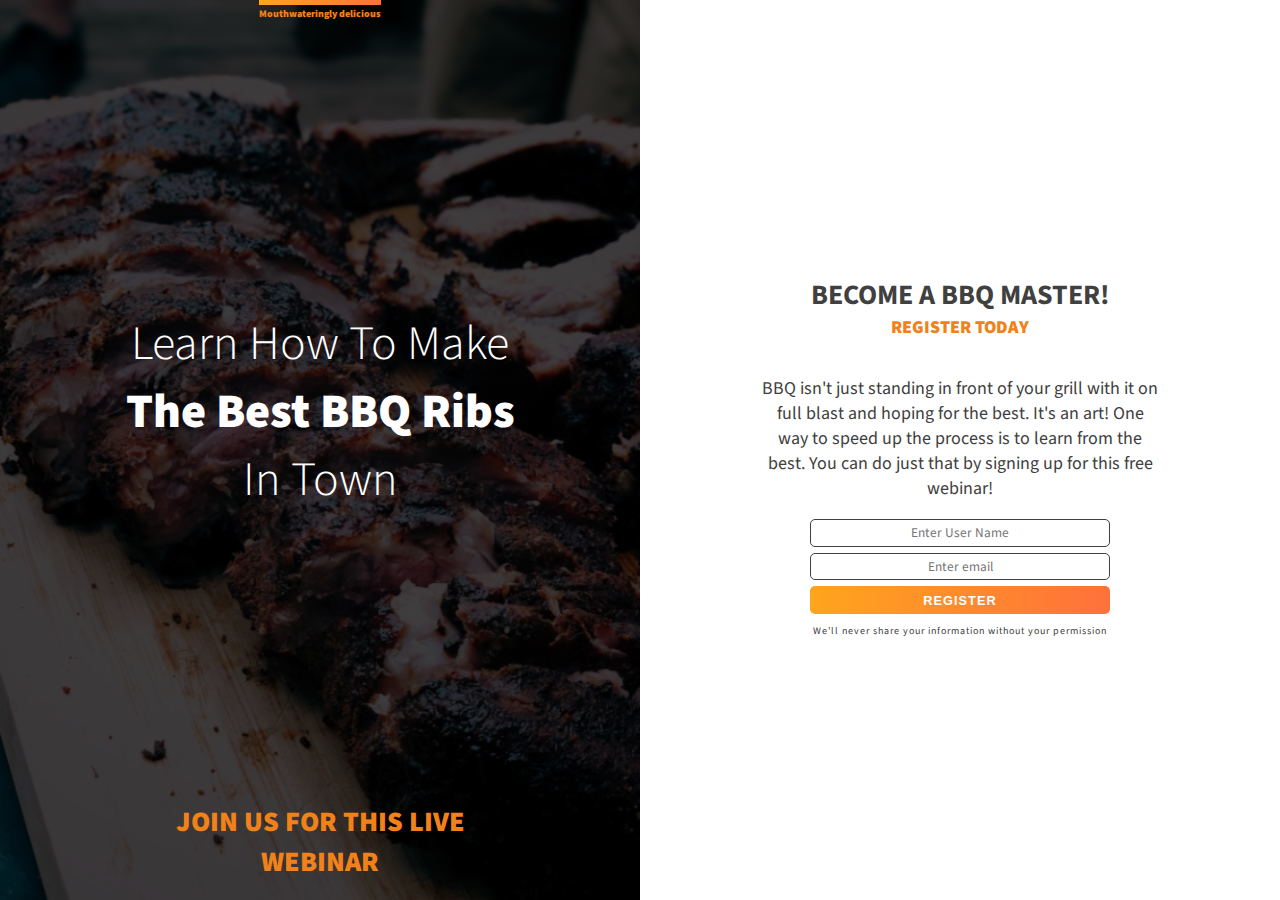
<file: index.html>
<!DOCTYPE html>
<html lang="en">
<head>
    <meta charset="UTF-8">
    <meta http-equiv="X-UA-Compatible" content="IE=edge">
    <meta name="viewport" content="width=device-width, initial-scale=1.0">
    <link rel="preconnect" href="https://fonts.googleapis.com">
    <link rel="preconnect" href="https://fonts.gstatic.com" crossorigin>
    <link href="https://fonts.googleapis.com/css2?family=Source+Sans+Pro:ital,wght@0,300;0,900;1,400&display=swap" rel="stylesheet">
    <link rel="stylesheet" href="index.css">
    <title>Document</title>
</head>
<body>
    <div class="intro">
        <h1>Learn how to make <strong>the best BBQ ribs</strong> in town</h1>
        <p>Join us for this live webinar</p>
        <p class="top-text">Mouthwateringly delicious</p>
    </div>
    <div id="Main-Content" class="main-content">
        <h2>Become a BBQ master!</h2>
        <p>Register Today</p>
        <p>BBQ isn't just standing in front of your grill with it on full blast and 
            hoping for the best. It's an art! One way to speed up the process is to learn 
            from the best. You can do just that by signing up for this free webinar!</p>

        <form id="Email-Collector" class="email-collector" action="#" method="post">
            <input aria-label="Username" type="text" name="userName" id="userName" placeholder="Enter User Name" required>
            <input aria-label="email" type="email" name="emailAddress" id="email" placeholder="Enter email" required>
            <button type="submit" class="btn btn-primary">Register</button>
        </form>

        <p class="fine-print">We'll never share your information
            without your permission</p>
    </div>

    <script src="index.js"></script>
</body>
</html>
</file>
<file: index.css>
* {
    box-sizing: border-box;
}

body {
    margin: 0;
    font-family: 'Source Sans Pro', sans-serif;
    font-size: 1rem;
    color: #404040;
    text-align: center;
}

/* 
=========================
Typography
========================= 
*/

h1 {
    font-size: 2.25rem;
    font-weight: 300;
    color: white;
    text-transform: capitalize;
}

h1 + p {
    color: #f18119;
    font-weight: 900;
    font-size: 1.3125rem;
    text-transform: uppercase;
    margin: 0;
}

h2 {
    font-size: 1.3125rem;
    text-transform: uppercase;
    margin-bottom: 0;
}

h2 + p {
    font-weight: 900;
    color: #f18119;
    margin-top: 0;
    text-transform: uppercase;
    
}

.top-text {
    font-size: .625rem;
    color: #f18119;
    font-weight: 900;
    order: -1;
    border-top: 5px solid #f18119;
    margin:0;
    padding-top: 2px;
    border-image: linear-gradient(to right, #ffa51d, #ff713b) 1;
}

.fine-print {
    font-size: .625rem;
    letter-spacing: 1px;
}

strong {
    font-weight: 900;
}


/* 
=========================
Intro Section
========================= 
*/

.intro {
    background-color: #404040;
    background-image: url(images/ribs.jpg);
    background-color: #404040;
    background-blend-mode: multiply;
    background-size: cover;
    background-position: center;
    padding: 0 .25em 1em;
    min-height: 50vh;
    display: flex;
    flex-direction: column;
    justify-content: space-between;

}

.main-content > *,
.intro > * {
    max-width: 400px;
    margin-left: auto;
    margin-right: auto;
}

/* 
=========================
Form
========================= 
*/

.email-collector {
    width: 80%;
    max-width: 300px;
}

input,
.btn {
    width: 100%;
    border-radius: 5px;
}

input {
    font-family: inherit;
    text-align: inherit;
    padding: .25em;
    margin-bottom: .45em;
    border: 1px solid #404040;
    transform: scale(1);  
    transition: transform 250ms  
}

.btn {
    display: inline-block;
    padding: .5em 1.5em;
    font-size: 0.8rem;
    text-transform: uppercase;
    font-weight: 700;
    letter-spacing: 1px;
    border: 0;
    cursor: pointer;
}

.btn-primary {
    background: linear-gradient(to right, #ffa51d, #ff713b);
    color: white;
    transform: scale(1);
    transition: transform 250ms;
}

.btn-primary:hover,
.btn-primary:focus,
input:focus {
    transform: scale(1.1);
}


/* 
=========================
MEDIA
========================= 
*/

@media (min-width: 700px) {
    body {
        font-size: 1.125rem;
        display: flex;
    }

    .intro,
    .main-content {
        width: 50%;
        min-height: 100vh;
    }

    .main-content {
        display: flex;
        flex-direction: column;
        justify-content: center;
    }

    h1 {
        font-size: 3rem;
    }

    h2,
    h1 + p {
        font-size: 1.75rem;
    }
}
</file>
